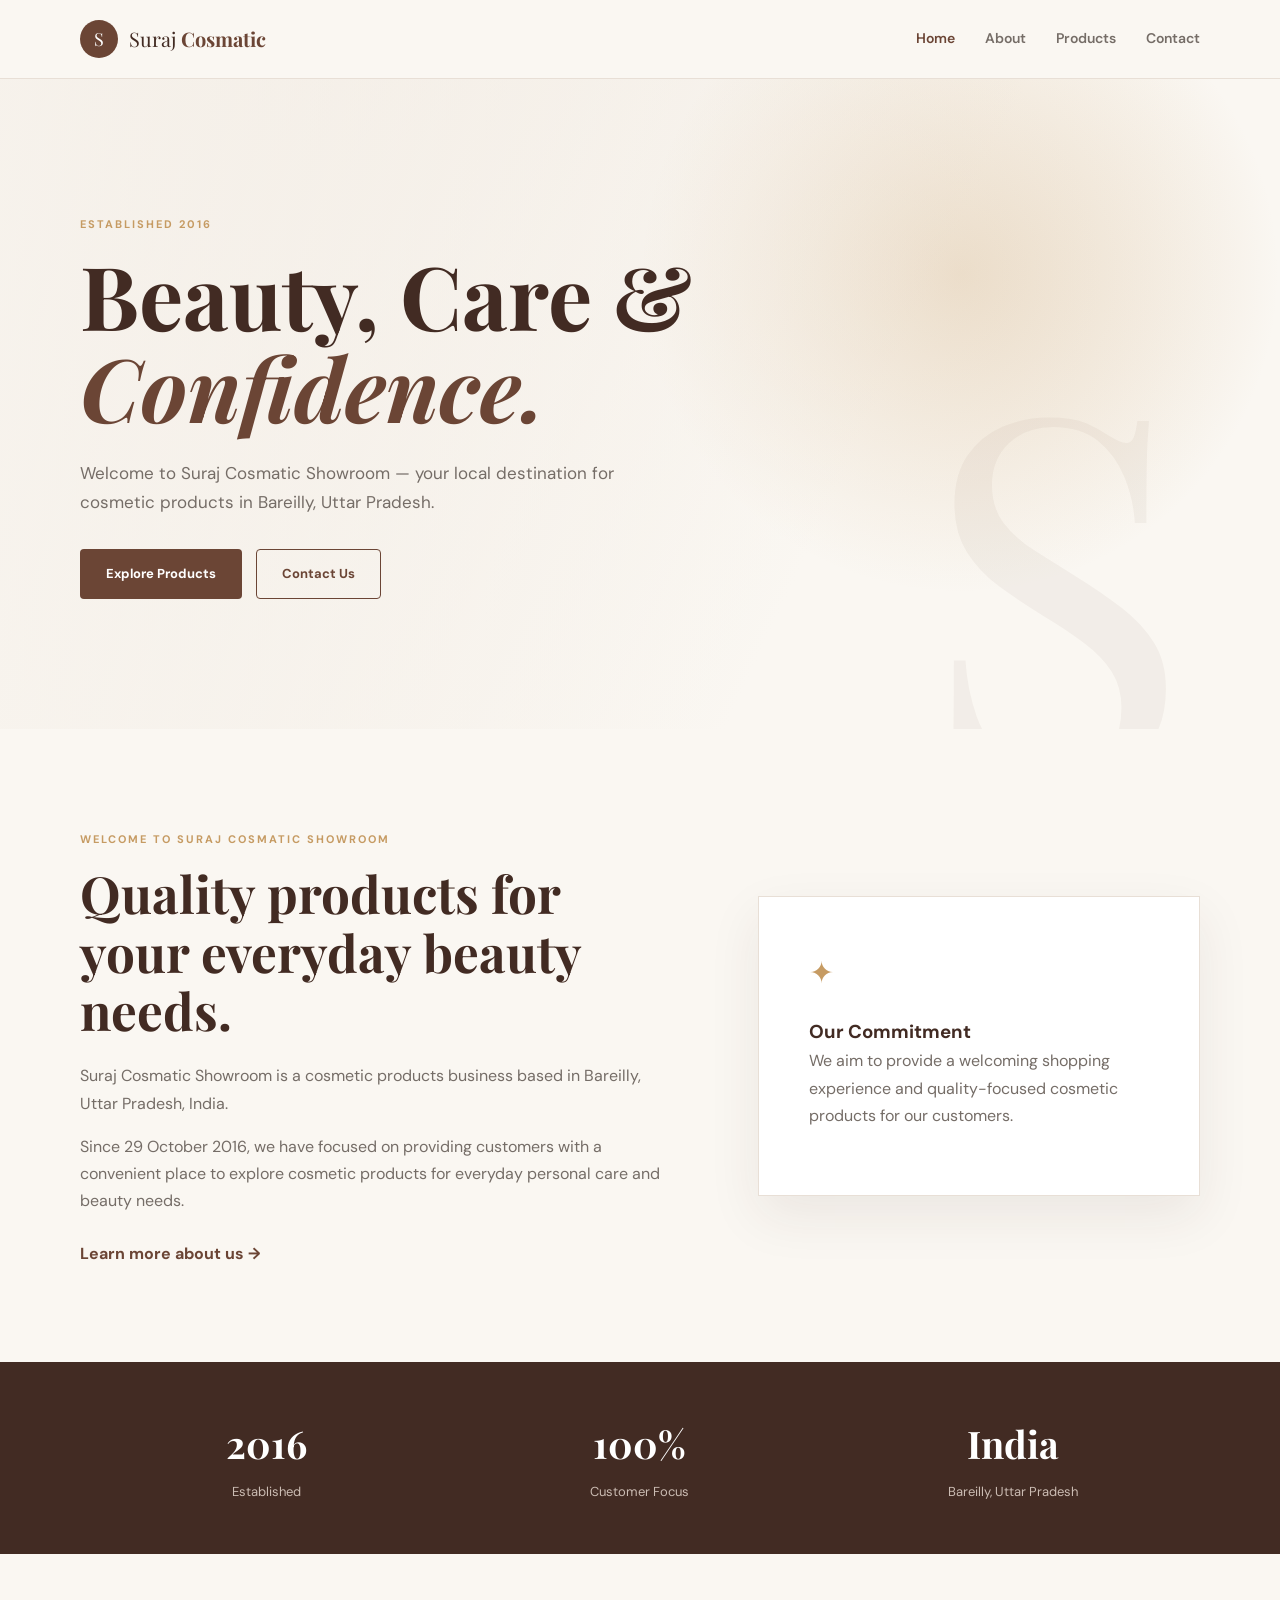
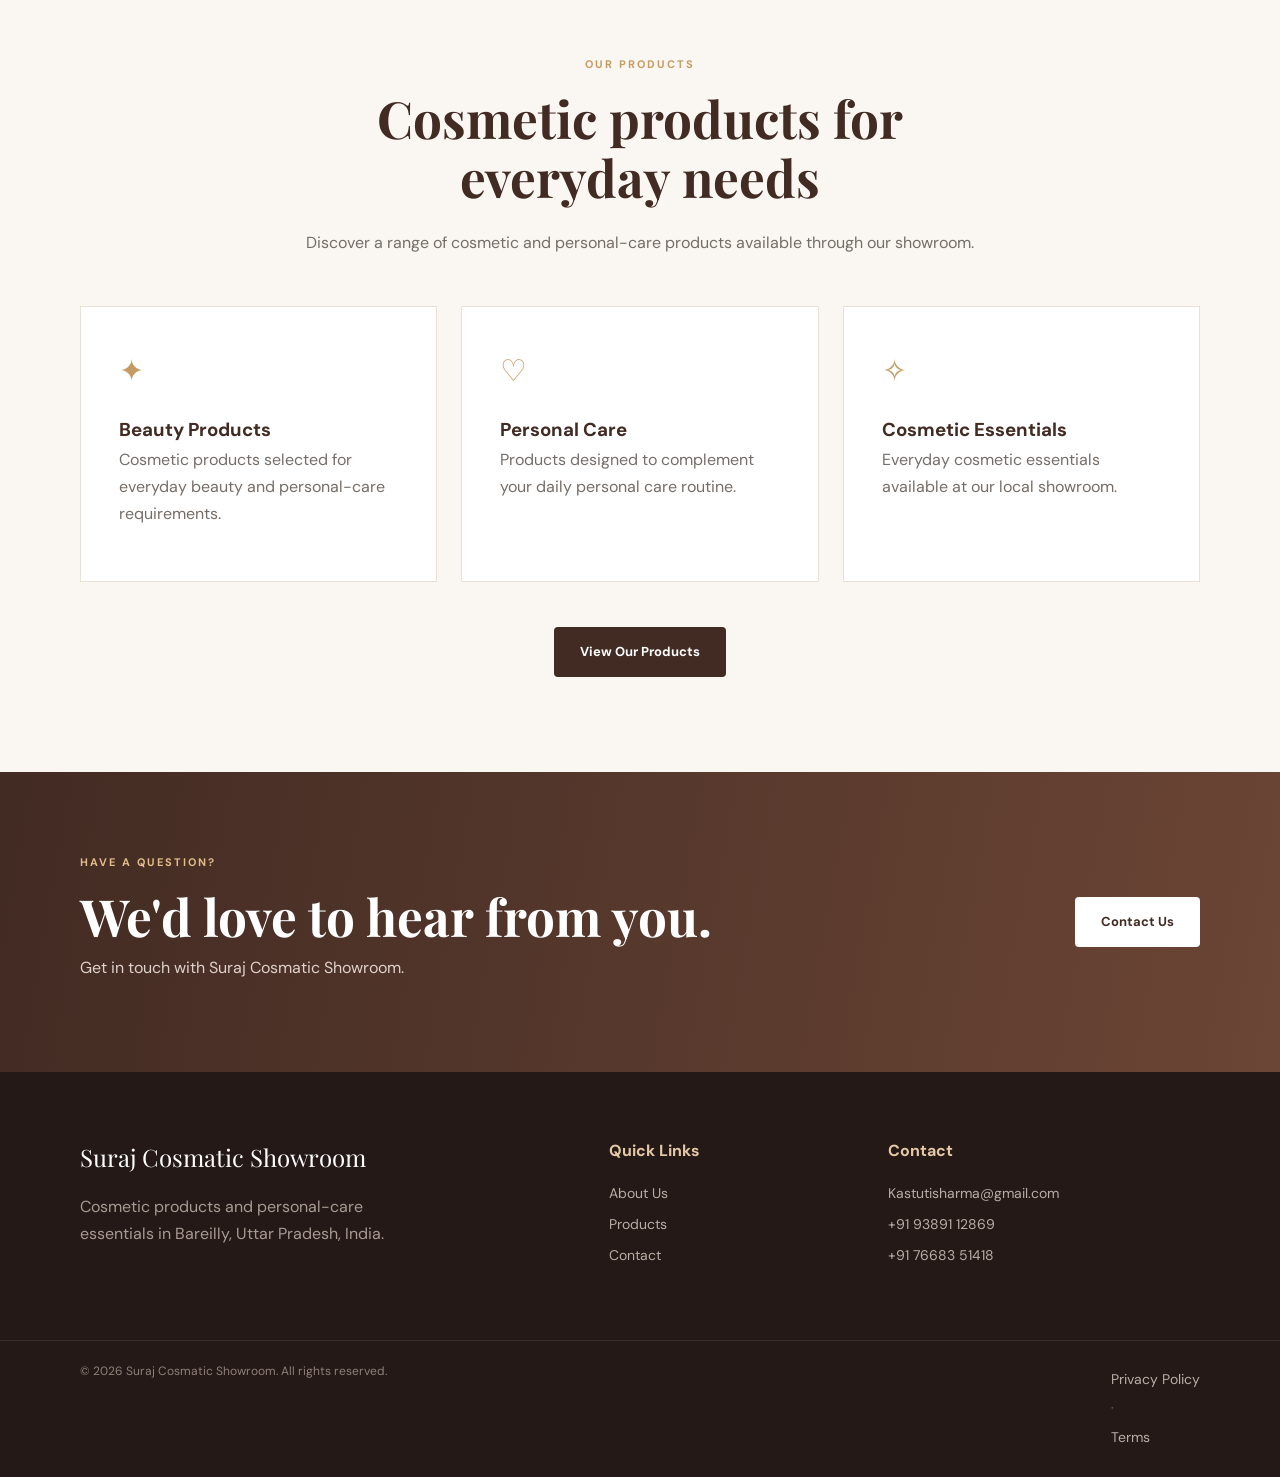
<file: index.html>
<!DOCTYPE html>
<html lang="en">
<head>
  <meta charset="UTF-8">
  <meta name="viewport" content="width=device-width, initial-scale=1.0">

  <title>Suraj Cosmatic Showroom | Cosmetic Products</title>
  <meta name="description" content="Suraj Cosmatic Showroom - Quality cosmetic products in Bareilly, Uttar Pradesh, India.">
  <meta name="robots" content="index, follow">
  <link rel="canonical" href="https://surajcostmaticshowroom.shop/">

  <link rel="stylesheet" href="style.css">
</head>

<body>

<header class="navbar">
  <div class="container nav-inner">
    <a href="index.html" class="logo">
      <span class="logo-mark">S</span>
      <span>Suraj <strong>Cosmatic</strong></span>
    </a>

    <button class="menu-btn" onclick="toggleMenu()">☰</button>

    <nav id="navMenu">
      <a href="index.html" class="active">Home</a>
      <a href="about.html">About</a>
      <a href="services.html">Products</a>
      <a href="contact.html">Contact</a>
    </nav>
  </div>
</header>

<main>

<section class="hero">
  <div class="hero-overlay"></div>

  <div class="container hero-content">
    <div class="hero-badge">ESTABLISHED 2016</div>

    <h1>Beauty, Care &amp;<br><span>Confidence.</span></h1>

    <p>
      Welcome to Suraj Cosmatic Showroom — your local destination
      for cosmetic products in Bareilly, Uttar Pradesh.
    </p>

    <div class="hero-buttons">
      <a href="services.html" class="btn btn-primary">Explore Products</a>
      <a href="contact.html" class="btn btn-outline">Contact Us</a>
    </div>
  </div>
</section>


<section class="intro section">
  <div class="container two-column">

    <div>
      <span class="eyebrow">WELCOME TO SURAJ COSMATIC SHOWROOM</span>

      <h2>Quality products for your everyday beauty needs.</h2>

      <p>
        Suraj Cosmatic Showroom is a cosmetic products business
        based in Bareilly, Uttar Pradesh, India.
      </p>

      <p>
        Since 29 October 2016, we have focused on providing
        customers with a convenient place to explore cosmetic
        products for everyday personal care and beauty needs.
      </p>

      <a href="about.html" class="text-link">Learn more about us →</a>
    </div>

    <div class="feature-card">
      <div class="feature-icon">✦</div>
      <h3>Our Commitment</h3>
      <p>
        We aim to provide a welcoming shopping experience and
        quality-focused cosmetic products for our customers.
      </p>
    </div>

  </div>
</section>


<section class="stats">
  <div class="container stats-grid">

    <div>
      <strong>2016</strong>
      <span>Established</span>
    </div>

    <div>
      <strong>100%</strong>
      <span>Customer Focus</span>
    </div>

    <div>
      <strong>India</strong>
      <span>Bareilly, Uttar Pradesh</span>
    </div>

  </div>
</section>


<section class="products-preview section">
  <div class="container">

    <div class="section-heading">
      <span class="eyebrow">OUR PRODUCTS</span>
      <h2>Cosmetic products for everyday needs</h2>
      <p>
        Discover a range of cosmetic and personal-care products
        available through our showroom.
      </p>
    </div>

    <div class="cards">

      <article class="product-card">
        <div class="card-icon">✦</div>
        <h3>Beauty Products</h3>
        <p>
          Cosmetic products selected for everyday beauty and
          personal-care requirements.
        </p>
      </article>

      <article class="product-card">
        <div class="card-icon">♡</div>
        <h3>Personal Care</h3>
        <p>
          Products designed to complement your daily personal
          care routine.
        </p>
      </article>

      <article class="product-card">
        <div class="card-icon">✧</div>
        <h3>Cosmetic Essentials</h3>
        <p>
          Everyday cosmetic essentials available at our local
          showroom.
        </p>
      </article>

    </div>

    <div class="center">
      <a href="services.html" class="btn btn-dark">View Our Products</a>
    </div>

  </div>
</section>


<section class="cta">
  <div class="container cta-inner">
    <div>
      <span class="eyebrow light">HAVE A QUESTION?</span>
      <h2>We'd love to hear from you.</h2>
      <p>Get in touch with Suraj Cosmatic Showroom.</p>
    </div>

    <a href="contact.html" class="btn btn-white">Contact Us</a>
  </div>
</section>

</main>


<footer>
  <div class="container footer-grid">

    <div>
      <div class="footer-logo">Suraj Cosmatic Showroom</div>
      <p>
        Cosmetic products and personal-care essentials
        in Bareilly, Uttar Pradesh, India.
      </p>
    </div>

    <div>
      <h4>Quick Links</h4>
      <a href="about.html">About Us</a>
      <a href="services.html">Products</a>
      <a href="contact.html">Contact</a>
    </div>

    <div>
      <h4>Contact</h4>
      <a href="mailto:Kastutisharma@gmail.com">Kastutisharma@gmail.com</a>
      <a href="tel:+919389112869">+91 93891 12869</a>
      <a href="tel:+917668351418">+91 76683 51418</a>
    </div>

  </div>

  <div class="footer-bottom">
    <div class="container">
      <span>© <span id="year"></span> Suraj Cosmatic Showroom. All rights reserved.</span>
      <span>
        <a href="privacy-policy.html">Privacy Policy</a> ·
        <a href="terms.html">Terms</a>
      </span>
    </div>
  </div>
</footer>

<script src="script.js"></script>
</body>
</html>
</file>
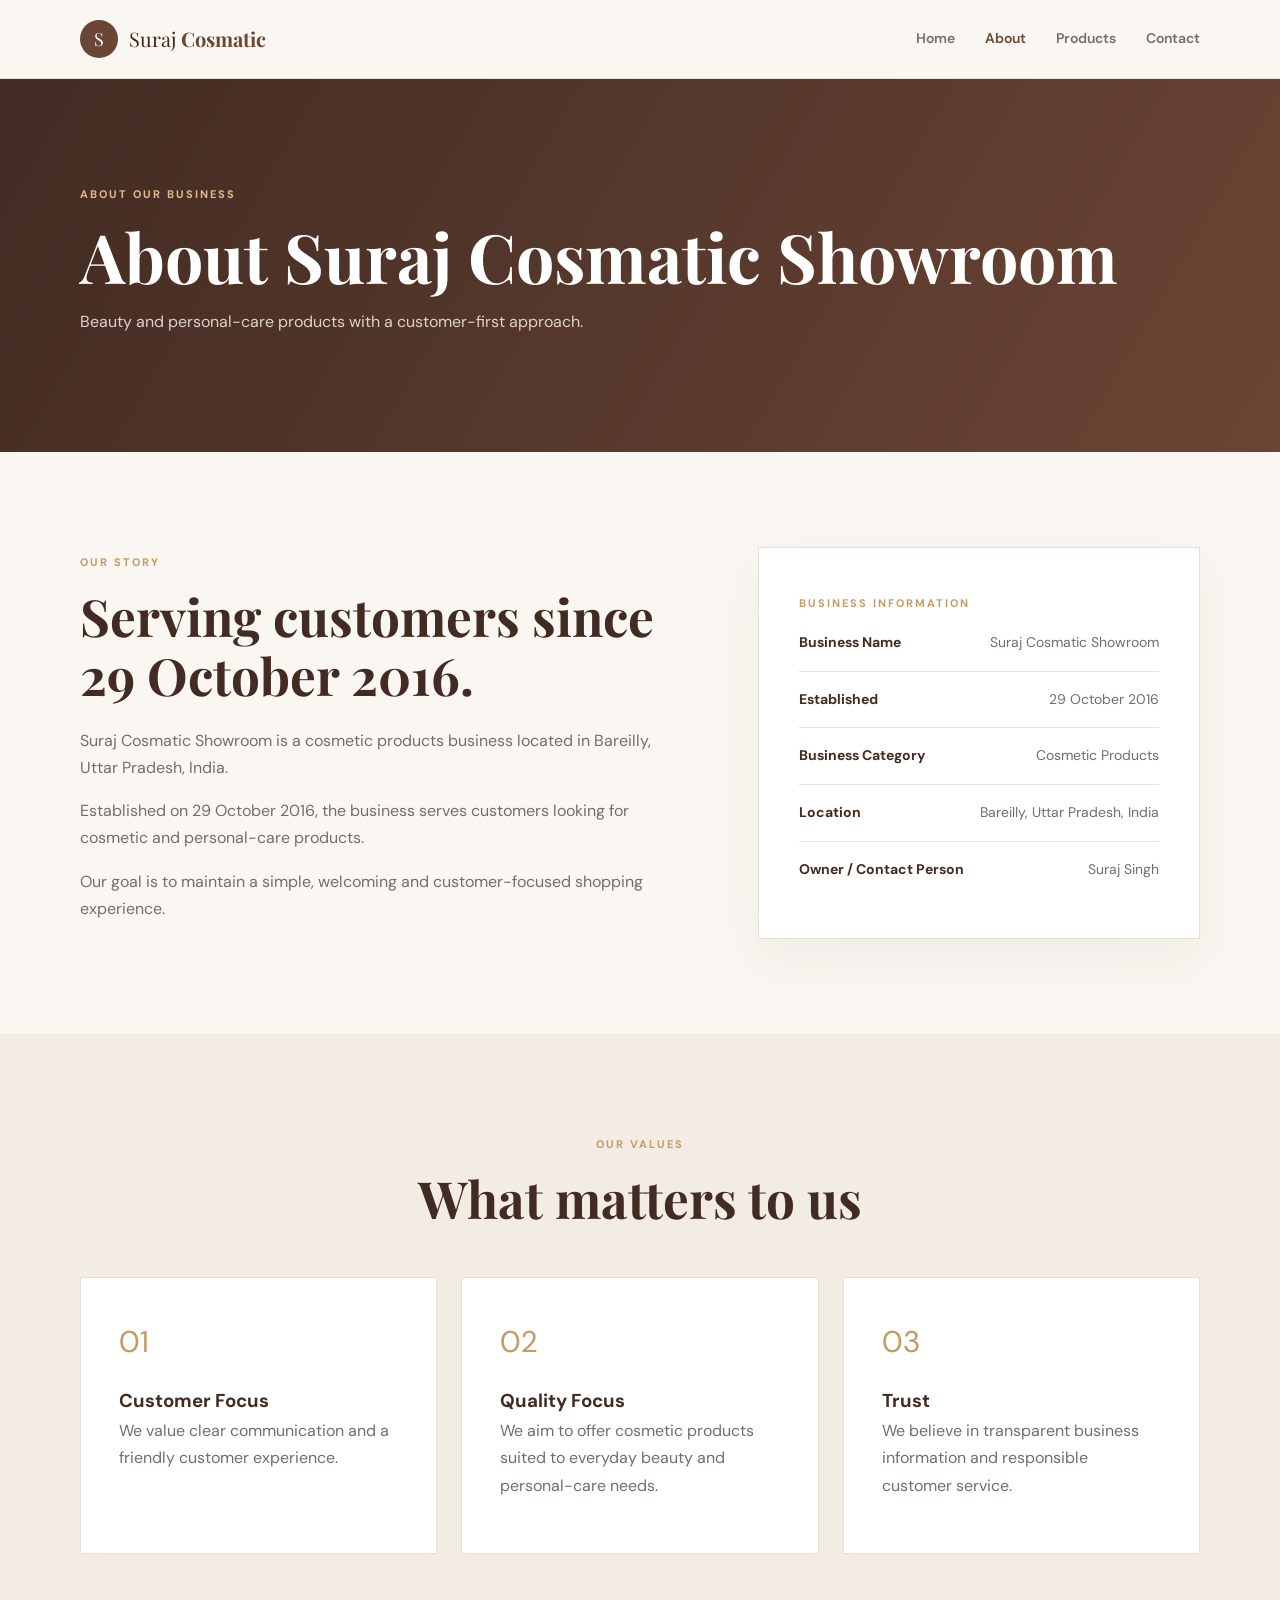
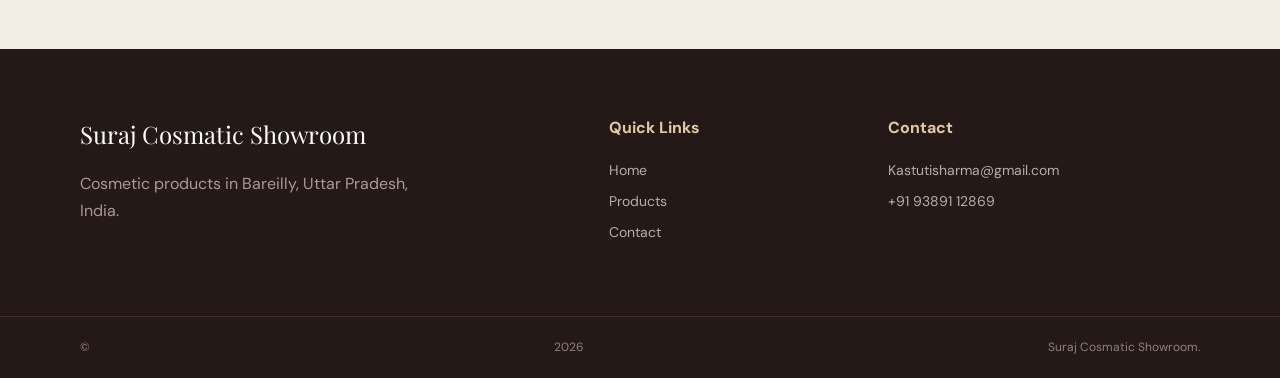
<file: about.html>
<!DOCTYPE html>
<html lang="en">
<head>
  <meta charset="UTF-8">
  <meta name="viewport" content="width=device-width, initial-scale=1.0">

  <title>About Us | Suraj Cosmatic Showroom</title>
  <meta name="description" content="Learn about Suraj Cosmatic Showroom, a cosmetic products business established in 2016 in Bareilly, Uttar Pradesh.">

  <link rel="stylesheet" href="style.css">
</head>

<body>

<header class="navbar">
  <div class="container nav-inner">
    <a href="index.html" class="logo">
      <span class="logo-mark">S</span>
      <span>Suraj <strong>Cosmatic</strong></span>
    </a>

    <button class="menu-btn" onclick="toggleMenu()">☰</button>

    <nav id="navMenu">
      <a href="index.html">Home</a>
      <a href="about.html" class="active">About</a>
      <a href="services.html">Products</a>
      <a href="contact.html">Contact</a>
    </nav>
  </div>
</header>

<section class="page-hero">
  <div class="container">
    <span class="eyebrow light">ABOUT OUR BUSINESS</span>
    <h1>About Suraj Cosmatic Showroom</h1>
    <p>Beauty and personal-care products with a customer-first approach.</p>
  </div>
</section>


<section class="section">
  <div class="container two-column">

    <div>
      <span class="eyebrow">OUR STORY</span>
      <h2>Serving customers since 29 October 2016.</h2>

      <p>
        Suraj Cosmatic Showroom is a cosmetic products business
        located in Bareilly, Uttar Pradesh, India.
      </p>

      <p>
        Established on 29 October 2016, the business serves
        customers looking for cosmetic and personal-care products.
      </p>

      <p>
        Our goal is to maintain a simple, welcoming and
        customer-focused shopping experience.
      </p>
    </div>

    <div class="about-box">
      <span>BUSINESS INFORMATION</span>

      <div class="info-row">
        <b>Business Name</b>
        <span>Suraj Cosmatic Showroom</span>
      </div>

      <div class="info-row">
        <b>Established</b>
        <span>29 October 2016</span>
      </div>

      <div class="info-row">
        <b>Business Category</b>
        <span>Cosmetic Products</span>
      </div>

      <div class="info-row">
        <b>Location</b>
        <span>Bareilly, Uttar Pradesh, India</span>
      </div>

      <div class="info-row">
        <b>Owner / Contact Person</b>
        <span>Suraj Singh</span>
      </div>
    </div>

  </div>
</section>


<section class="values section soft-bg">
  <div class="container">

    <div class="section-heading">
      <span class="eyebrow">OUR VALUES</span>
      <h2>What matters to us</h2>
    </div>

    <div class="cards">

      <div class="product-card">
        <div class="card-icon">01</div>
        <h3>Customer Focus</h3>
        <p>
          We value clear communication and a friendly customer
          experience.
        </p>
      </div>

      <div class="product-card">
        <div class="card-icon">02</div>
        <h3>Quality Focus</h3>
        <p>
          We aim to offer cosmetic products suited to everyday
          beauty and personal-care needs.
        </p>
      </div>

      <div class="product-card">
        <div class="card-icon">03</div>
        <h3>Trust</h3>
        <p>
          We believe in transparent business information and
          responsible customer service.
        </p>
      </div>

    </div>
  </div>
</section>


<footer>
  <div class="container footer-grid">

    <div>
      <div class="footer-logo">Suraj Cosmatic Showroom</div>
      <p>Cosmetic products in Bareilly, Uttar Pradesh, India.</p>
    </div>

    <div>
      <h4>Quick Links</h4>
      <a href="index.html">Home</a>
      <a href="services.html">Products</a>
      <a href="contact.html">Contact</a>
    </div>

    <div>
      <h4>Contact</h4>
      <a href="mailto:Kastutisharma@gmail.com">Kastutisharma@gmail.com</a>
      <a href="tel:+919389112869">+91 93891 12869</a>
    </div>

  </div>

  <div class="footer-bottom">
    <div class="container">
      © <span id="year"></span> Suraj Cosmatic Showroom.
    </div>
  </div>
</footer>

<script src="script.js"></script>
</body>
</html>
</file>
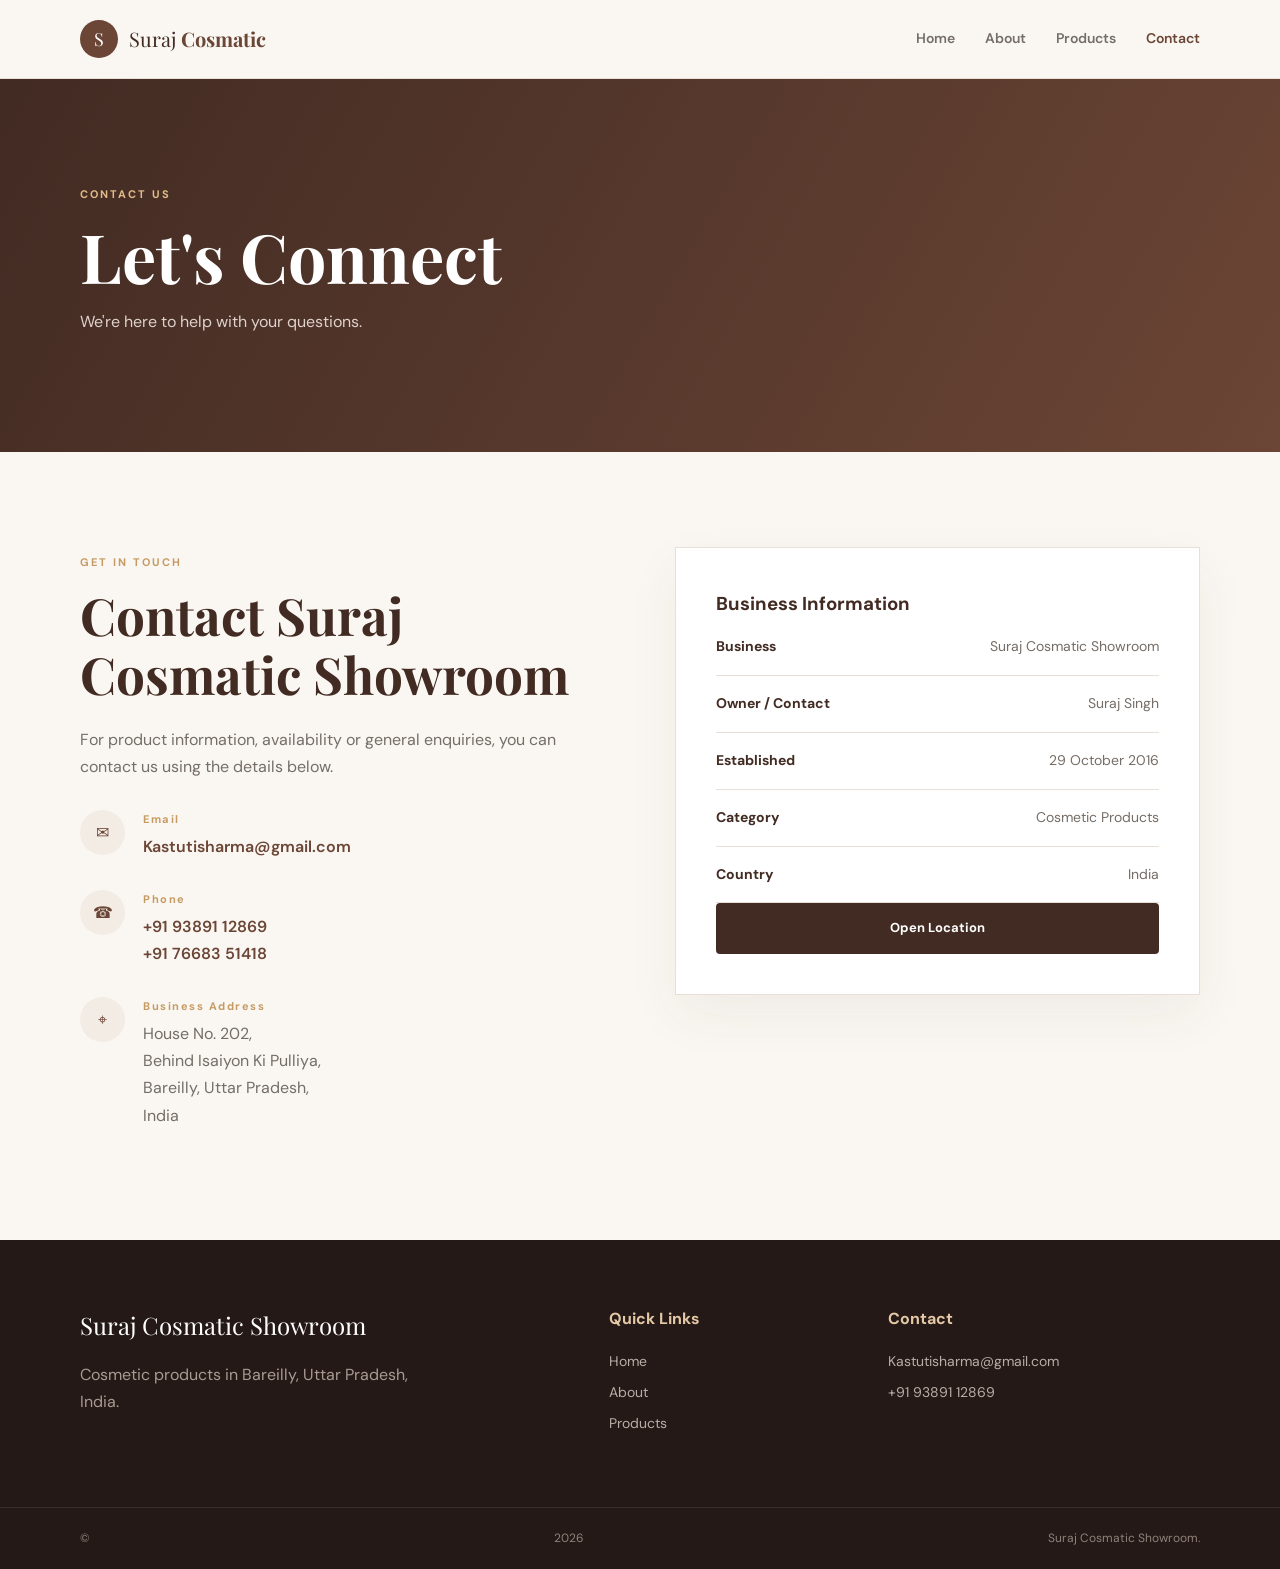
<file: contact.html>
<!DOCTYPE html>
<html lang="en">
<head>
  <meta charset="UTF-8">
  <meta name="viewport" content="width=device-width, initial-scale=1.0">

  <title>Contact Us | Suraj Cosmatic Showroom</title>
  <meta name="description" content="Contact Suraj Cosmatic Showroom in Bareilly, Uttar Pradesh.">

  <link rel="stylesheet" href="style.css">
</head>

<body>

<header class="navbar">
  <div class="container nav-inner">

    <a href="index.html" class="logo">
      <span class="logo-mark">S</span>
      <span>Suraj <strong>Cosmatic</strong></span>
    </a>

    <button class="menu-btn" onclick="toggleMenu()">☰</button>

    <nav id="navMenu">
      <a href="index.html">Home</a>
      <a href="about.html">About</a>
      <a href="services.html">Products</a>
      <a href="contact.html" class="active">Contact</a>
    </nav>

  </div>
</header>


<section class="page-hero">
  <div class="container">
    <span class="eyebrow light">CONTACT US</span>
    <h1>Let's Connect</h1>
    <p>We're here to help with your questions.</p>
  </div>
</section>


<section class="section">
  <div class="container contact-grid">

    <div>

      <span class="eyebrow">GET IN TOUCH</span>
      <h2>Contact Suraj Cosmatic Showroom</h2>

      <p>
        For product information, availability or general enquiries,
        you can contact us using the details below.
      </p>


      <div class="contact-item">
        <div class="contact-icon">✉</div>
        <div>
          <span>Email</span>
          <a href="mailto:Kastutisharma@gmail.com">
            Kastutisharma@gmail.com
          </a>
        </div>
      </div>


      <div class="contact-item">
        <div class="contact-icon">☎</div>
        <div>
          <span>Phone</span>
          <a href="tel:+919389112869">+91 93891 12869</a>
          <a href="tel:+917668351418">+91 76683 51418</a>
        </div>
      </div>


      <div class="contact-item">
        <div class="contact-icon">⌖</div>
        <div>
          <span>Business Address</span>
          <p>
            House No. 202,<br>
            Behind Isaiyon Ki Pulliya,<br>
            Bareilly, Uttar Pradesh,<br>
            India
          </p>
        </div>
      </div>

    </div>


    <div class="contact-card">

      <h3>Business Information</h3>

      <div class="info-row">
        <b>Business</b>
        <span>Suraj Cosmatic Showroom</span>
      </div>

      <div class="info-row">
        <b>Owner / Contact</b>
        <span>Suraj Singh</span>
      </div>

      <div class="info-row">
        <b>Established</b>
        <span>29 October 2016</span>
      </div>

      <div class="info-row">
        <b>Category</b>
        <span>Cosmetic Products</span>
      </div>

      <div class="info-row">
        <b>Country</b>
        <span>India</span>
      </div>

      <a
        class="btn btn-dark full"
        href="https://www.google.com/maps/search/?api=1&query=House+No+202+Bareilly+Uttar+Pradesh+India"
        target="_blank"
        rel="noopener">
        Open Location
      </a>

    </div>

  </div>
</section>


<footer>
  <div class="container footer-grid">

    <div>
      <div class="footer-logo">Suraj Cosmatic Showroom</div>
      <p>Cosmetic products in Bareilly, Uttar Pradesh, India.</p>
    </div>

    <div>
      <h4>Quick Links</h4>
      <a href="index.html">Home</a>
      <a href="about.html">About</a>
      <a href="services.html">Products</a>
    </div>

    <div>
      <h4>Contact</h4>
      <a href="mailto:Kastutisharma@gmail.com">Kastutisharma@gmail.com</a>
      <a href="tel:+919389112869">+91 93891 12869</a>
    </div>

  </div>

  <div class="footer-bottom">
    <div class="container">
      © <span id="year"></span> Suraj Cosmatic Showroom.
    </div>
  </div>
</footer>

<script src="script.js"></script>
</body>
</html>
</file>
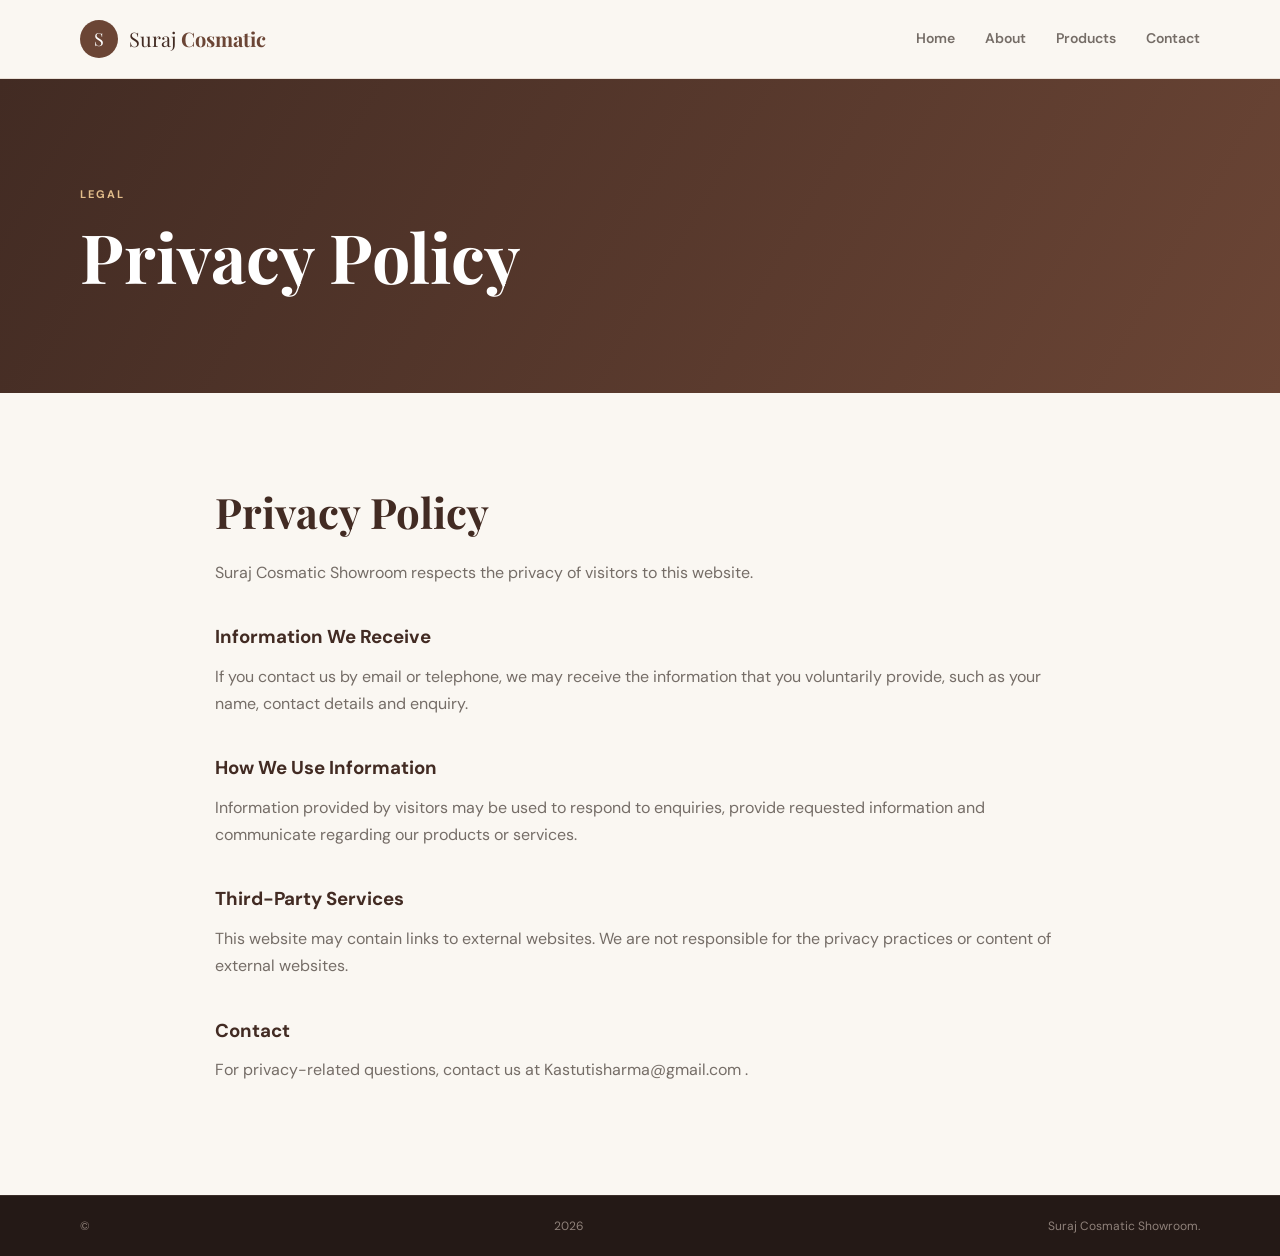
<file: privacy-policy.html>
<!DOCTYPE html>
<html lang="en">
<head>
  <meta charset="UTF-8">
  <meta name="viewport" content="width=device-width, initial-scale=1.0">

  <title>Privacy Policy | Suraj Cosmatic Showroom</title>

  <link rel="stylesheet" href="style.css">
</head>

<body>

<header class="navbar">
  <div class="container nav-inner">

    <a href="index.html" class="logo">
      <span class="logo-mark">S</span>
      <span>Suraj <strong>Cosmatic</strong></span>
    </a>

    <nav>
      <a href="index.html">Home</a>
      <a href="about.html">About</a>
      <a href="services.html">Products</a>
      <a href="contact.html">Contact</a>
    </nav>

  </div>
</header>


<section class="page-hero">
  <div class="container">
    <span class="eyebrow light">LEGAL</span>
    <h1>Privacy Policy</h1>
  </div>
</section>


<section class="section legal">
  <div class="container">

    <h2>Privacy Policy</h2>

    <p>
      Suraj Cosmatic Showroom respects the privacy of visitors
      to this website.
    </p>

    <h3>Information We Receive</h3>

    <p>
      If you contact us by email or telephone, we may receive
      the information that you voluntarily provide, such as your
      name, contact details and enquiry.
    </p>

    <h3>How We Use Information</h3>

    <p>
      Information provided by visitors may be used to respond
      to enquiries, provide requested information and communicate
      regarding our products or services.
    </p>

    <h3>Third-Party Services</h3>

    <p>
      This website may contain links to external websites.
      We are not responsible for the privacy practices or content
      of external websites.
    </p>

    <h3>Contact</h3>

    <p>
      For privacy-related questions, contact us at
      <a href="mailto:Kastutisharma@gmail.com">
        Kastutisharma@gmail.com
      </a>.
    </p>

  </div>
</section>


<footer>
  <div class="footer-bottom">
    <div class="container">
      © <span id="year"></span> Suraj Cosmatic Showroom.
    </div>
  </div>
</footer>

<script src="script.js"></script>
</body>
</html>
</file>
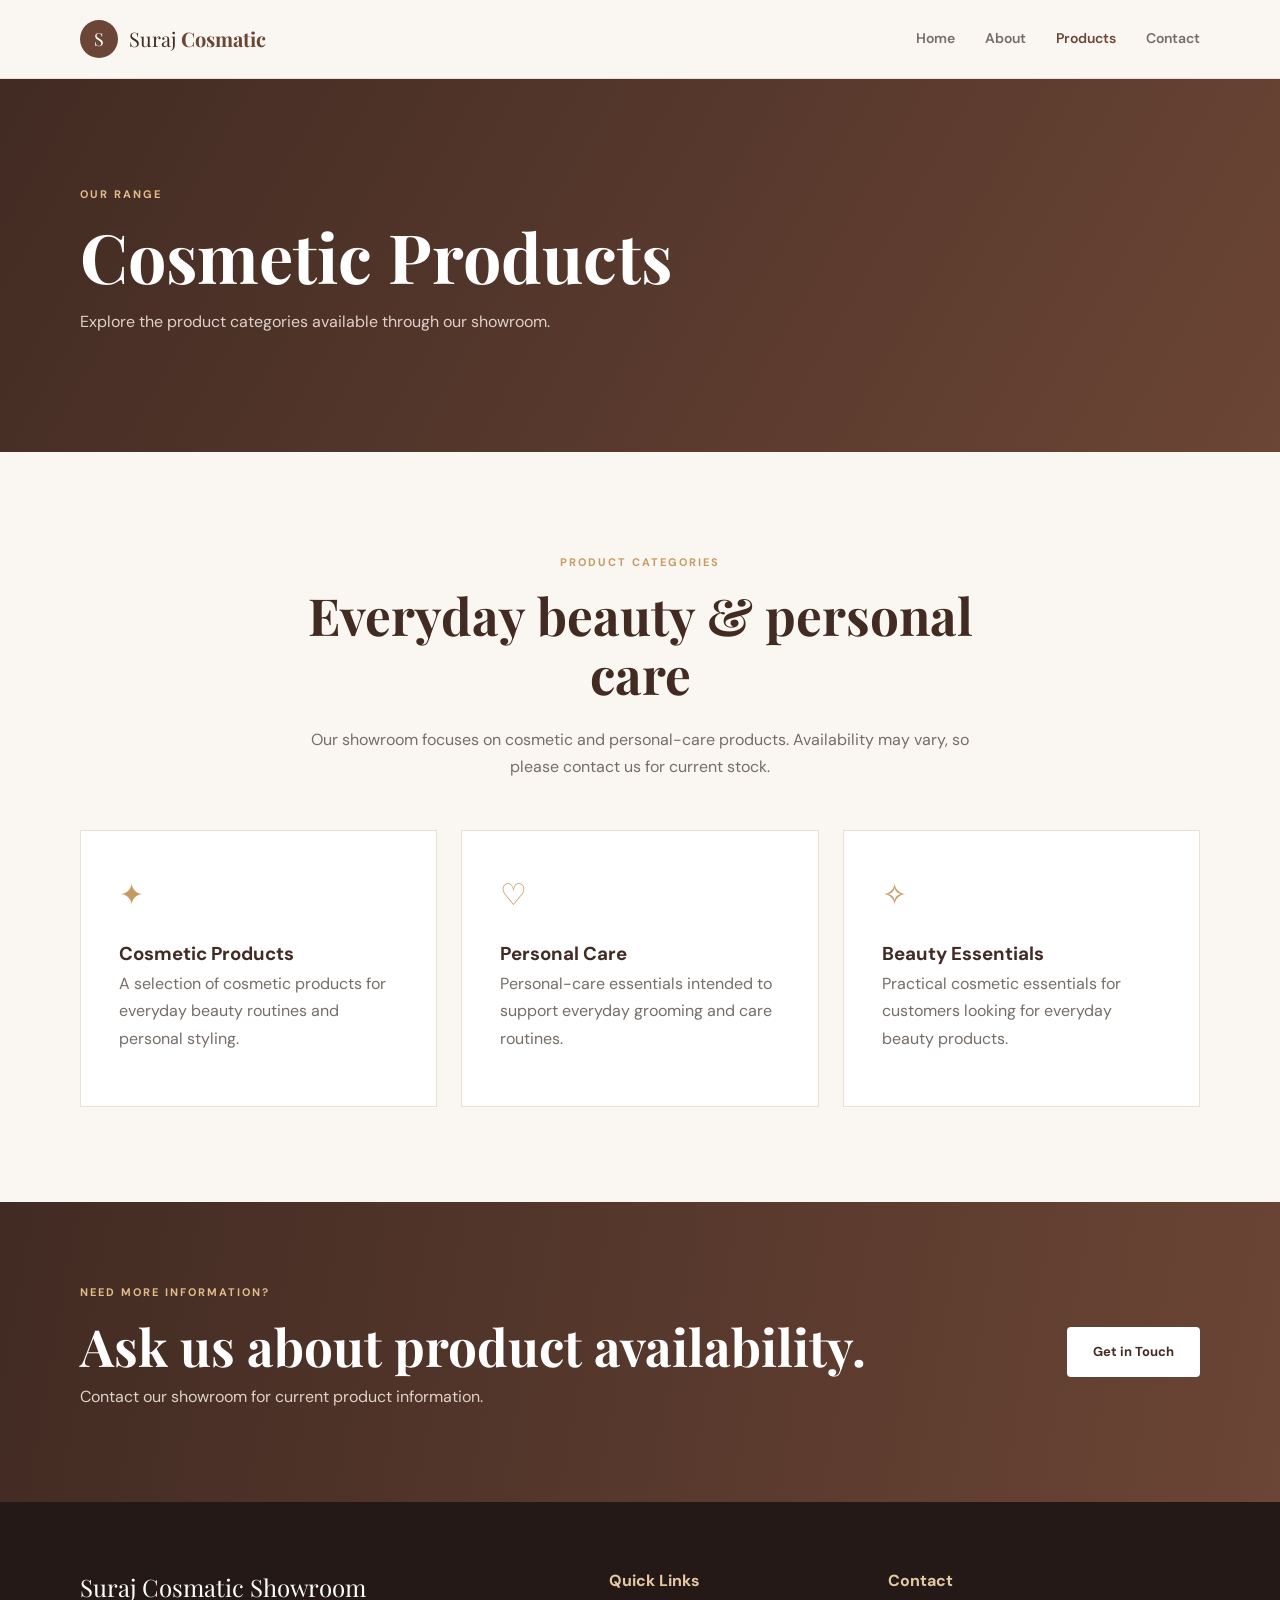
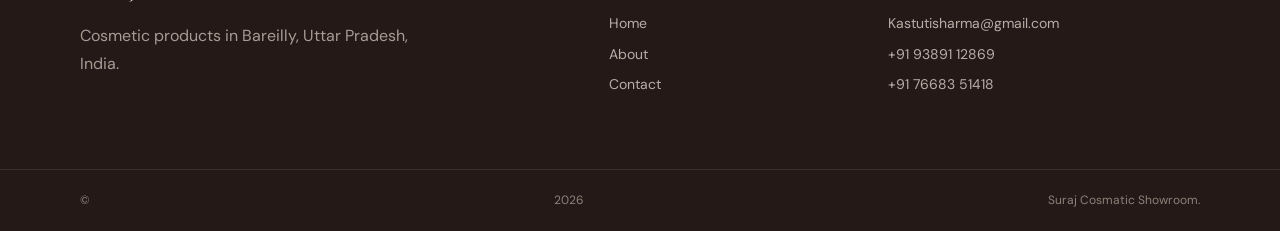
<file: services.html>
<!DOCTYPE html>
<html lang="en">
<head>
  <meta charset="UTF-8">
  <meta name="viewport" content="width=device-width, initial-scale=1.0">

  <title>Products | Suraj Cosmatic Showroom</title>
  <meta name="description" content="Explore cosmetic and personal-care product categories at Suraj Cosmatic Showroom.">

  <link rel="stylesheet" href="style.css">
</head>

<body>

<header class="navbar">
  <div class="container nav-inner">

    <a href="index.html" class="logo">
      <span class="logo-mark">S</span>
      <span>Suraj <strong>Cosmatic</strong></span>
    </a>

    <button class="menu-btn" onclick="toggleMenu()">☰</button>

    <nav id="navMenu">
      <a href="index.html">Home</a>
      <a href="about.html">About</a>
      <a href="services.html" class="active">Products</a>
      <a href="contact.html">Contact</a>
    </nav>

  </div>
</header>


<section class="page-hero">
  <div class="container">
    <span class="eyebrow light">OUR RANGE</span>
    <h1>Cosmetic Products</h1>
    <p>Explore the product categories available through our showroom.</p>
  </div>
</section>


<section class="section">
  <div class="container">

    <div class="section-heading">
      <span class="eyebrow">PRODUCT CATEGORIES</span>
      <h2>Everyday beauty &amp; personal care</h2>
      <p>
        Our showroom focuses on cosmetic and personal-care products.
        Availability may vary, so please contact us for current stock.
      </p>
    </div>


    <div class="cards">

      <article class="product-card large-card">
        <div class="card-icon">✦</div>
        <h3>Cosmetic Products</h3>
        <p>
          A selection of cosmetic products for everyday beauty
          routines and personal styling.
        </p>
      </article>


      <article class="product-card large-card">
        <div class="card-icon">♡</div>
        <h3>Personal Care</h3>
        <p>
          Personal-care essentials intended to support everyday
          grooming and care routines.
        </p>
      </article>


      <article class="product-card large-card">
        <div class="card-icon">✧</div>
        <h3>Beauty Essentials</h3>
        <p>
          Practical cosmetic essentials for customers looking
          for everyday beauty products.
        </p>
      </article>

    </div>

  </div>
</section>


<section class="cta">
  <div class="container cta-inner">
    <div>
      <span class="eyebrow light">NEED MORE INFORMATION?</span>
      <h2>Ask us about product availability.</h2>
      <p>Contact our showroom for current product information.</p>
    </div>

    <a href="contact.html" class="btn btn-white">Get in Touch</a>
  </div>
</section>


<footer>
  <div class="container footer-grid">

    <div>
      <div class="footer-logo">Suraj Cosmatic Showroom</div>
      <p>Cosmetic products in Bareilly, Uttar Pradesh, India.</p>
    </div>

    <div>
      <h4>Quick Links</h4>
      <a href="index.html">Home</a>
      <a href="about.html">About</a>
      <a href="contact.html">Contact</a>
    </div>

    <div>
      <h4>Contact</h4>
      <a href="mailto:Kastutisharma@gmail.com">Kastutisharma@gmail.com</a>
      <a href="tel:+919389112869">+91 93891 12869</a>
      <a href="tel:+917668351418">+91 76683 51418</a>
    </div>

  </div>

  <div class="footer-bottom">
    <div class="container">
      © <span id="year"></span> Suraj Cosmatic Showroom.
    </div>
  </div>
</footer>

<script src="script.js"></script>
</body>
</html>
</file>
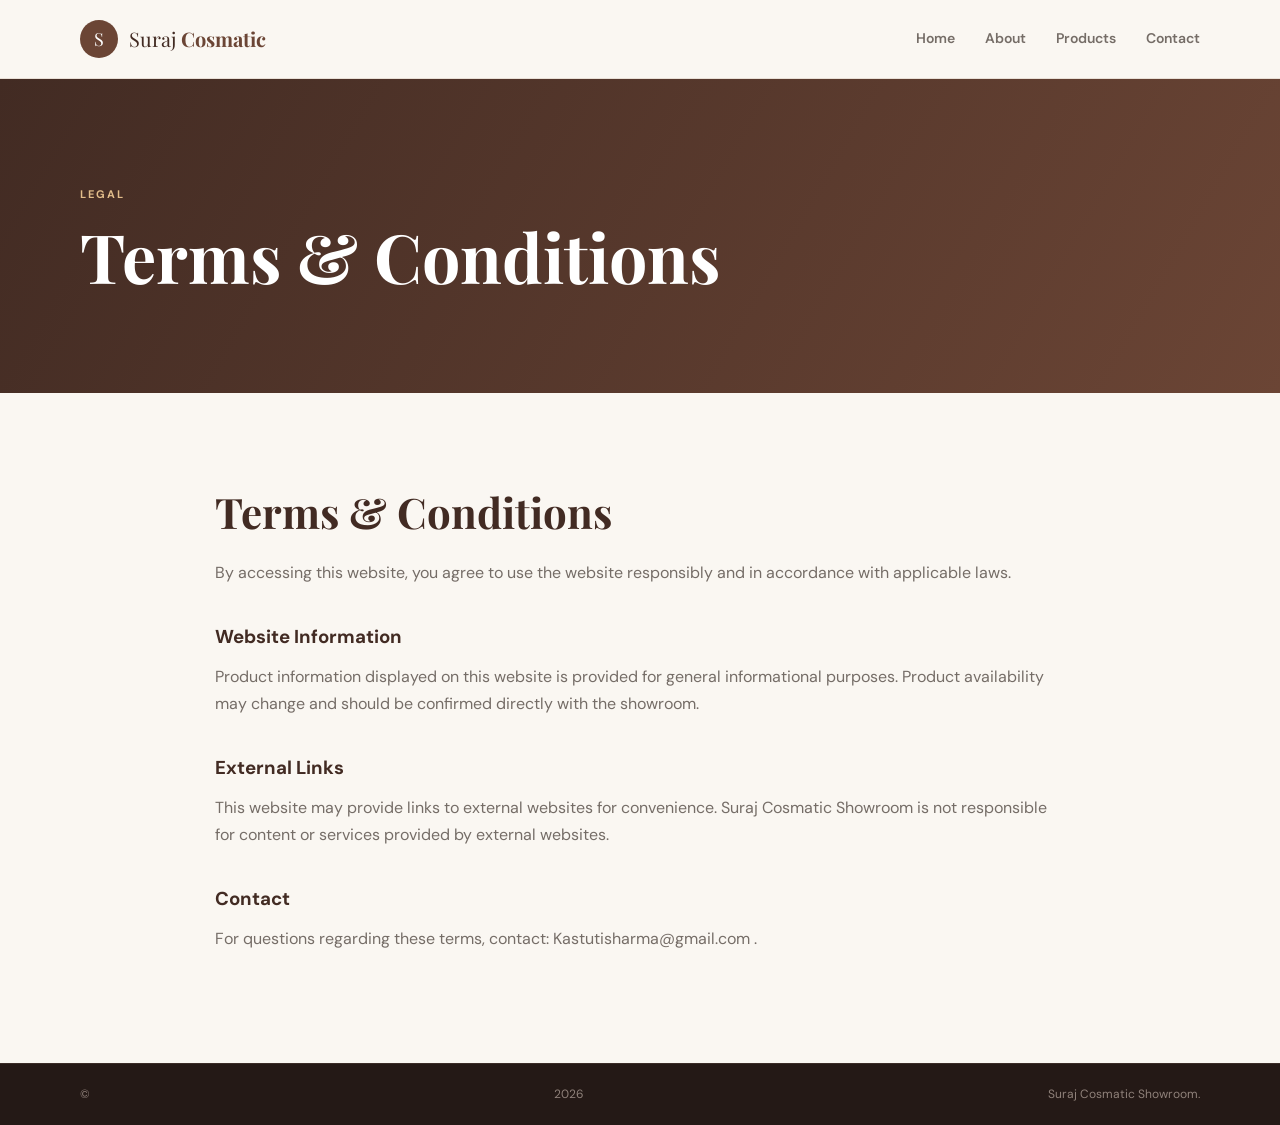
<file: terms.html>
<!DOCTYPE html>
<html lang="en">
<head>
  <meta charset="UTF-8">
  <meta name="viewport" content="width=device-width, initial-scale=1.0">

  <title>Terms &amp; Conditions | Suraj Cosmatic Showroom</title>

  <link rel="stylesheet" href="style.css">
</head>

<body>

<header class="navbar">
  <div class="container nav-inner">

    <a href="index.html" class="logo">
      <span class="logo-mark">S</span>
      <span>Suraj <strong>Cosmatic</strong></span>
    </a>

    <nav>
      <a href="index.html">Home</a>
      <a href="about.html">About</a>
      <a href="services.html">Products</a>
      <a href="contact.html">Contact</a>
    </nav>

  </div>
</header>


<section class="page-hero">
  <div class="container">
    <span class="eyebrow light">LEGAL</span>
    <h1>Terms &amp; Conditions</h1>
  </div>
</section>


<section class="section legal">
  <div class="container">

    <h2>Terms &amp; Conditions</h2>

    <p>
      By accessing this website, you agree to use the website
      responsibly and in accordance with applicable laws.
    </p>

    <h3>Website Information</h3>

    <p>
      Product information displayed on this website is provided
      for general informational purposes. Product availability
      may change and should be confirmed directly with the showroom.
    </p>

    <h3>External Links</h3>

    <p>
      This website may provide links to external websites for
      convenience. Suraj Cosmatic Showroom is not responsible
      for content or services provided by external websites.
    </p>

    <h3>Contact</h3>

    <p>
      For questions regarding these terms, contact:
      <a href="mailto:Kastutisharma@gmail.com">
        Kastutisharma@gmail.com
      </a>.
    </p>

  </div>
</section>


<footer>
  <div class="footer-bottom">
    <div class="container">
      © <span id="year"></span> Suraj Cosmatic Showroom.
    </div>
  </div>
</footer>

<script src="script.js"></script>
</body>
</html>
</file>
<file: style.css>
@import url('https://fonts.googleapis.com/css2?family=DM+Sans:wght@400;500;600;700&family=Playfair+Display:wght@500;600;700&display=swap');

:root {
  --cream: #faf7f2;
  --cream-dark: #f2ece4;
  --brown: #6b4535;
  --brown-dark: #422b23;
  --gold: #c69b63;
  --text: #29231f;
  --muted: #756d67;
  --white: #ffffff;
  --border: #e8dfd6;
}

* {
  margin: 0;
  padding: 0;
  box-sizing: border-box;
}

html {
  scroll-behavior: smooth;
}

body {
  font-family: 'DM Sans', sans-serif;
  color: var(--text);
  background: var(--cream);
  line-height: 1.7;
}

a {
  color: inherit;
  text-decoration: none;
}

.container {
  width: min(1120px, 90%);
  margin: auto;
}


/* NAVBAR */

.navbar {
  background: rgba(250, 247, 242, .97);
  border-bottom: 1px solid var(--border);
  position: sticky;
  top: 0;
  z-index: 1000;
  backdrop-filter: blur(12px);
}

.nav-inner {
  min-height: 78px;
  display: flex;
  align-items: center;
  justify-content: space-between;
}

.logo {
  display: flex;
  align-items: center;
  gap: 11px;
  font-family: 'Playfair Display', serif;
  font-size: 20px;
  color: var(--brown-dark);
}

.logo strong {
  color: var(--brown);
}

.logo-mark {
  width: 38px;
  height: 38px;
  border-radius: 50%;
  display: grid;
  place-items: center;
  background: var(--brown);
  color: white;
  font-size: 18px;
}

nav {
  display: flex;
  gap: 30px;
  align-items: center;
}

nav a {
  font-size: 14px;
  font-weight: 600;
  color: var(--muted);
  transition: .25s;
}

nav a:hover,
nav a.active {
  color: var(--brown);
}

.menu-btn {
  display: none;
  border: 0;
  background: none;
  font-size: 26px;
  cursor: pointer;
}


/* HERO */

.hero {
  min-height: 650px;
  position: relative;
  display: flex;
  align-items: center;
  overflow: hidden;

  background:
    radial-gradient(circle at 75% 30%, rgba(198,155,99,.35), transparent 30%),
    linear-gradient(115deg, #e8ddd1, #faf7f2 65%);
}

.hero::after {
  content: "S";
  position: absolute;
  right: 7%;
  bottom: -90px;
  font-family: 'Playfair Display', serif;
  font-size: 500px;
  line-height: 1;
  color: rgba(107,69,53,.05);
}

.hero-overlay {
  position: absolute;
  inset: 0;
  background: linear-gradient(
    90deg,
    rgba(250,247,242,.8),
    transparent
  );
}

.hero-content {
  position: relative;
  z-index: 2;
  padding: 80px 0;
}

.hero-badge,
.eyebrow {
  display: inline-block;
  letter-spacing: 2px;
  font-size: 11px;
  font-weight: 700;
  color: var(--gold);
  margin-bottom: 15px;
}

.hero h1 {
  font-family: 'Playfair Display', serif;
  font-size: clamp(50px, 7vw, 88px);
  line-height: 1.05;
  color: var(--brown-dark);
  max-width: 760px;
}

.hero h1 span {
  color: var(--brown);
  font-style: italic;
}

.hero p {
  max-width: 570px;
  margin: 25px 0 32px;
  color: var(--muted);
  font-size: 17px;
}

.hero-buttons {
  display: flex;
  gap: 14px;
  flex-wrap: wrap;
}


/* BUTTONS */

.btn {
  display: inline-flex;
  justify-content: center;
  align-items: center;
  padding: 13px 25px;
  border-radius: 4px;
  font-weight: 700;
  font-size: 13px;
  transition: .25s;
  border: 1px solid transparent;
}

.btn-primary {
  background: var(--brown);
  color: white;
}

.btn-primary:hover {
  background: var(--brown-dark);
  transform: translateY(-2px);
}

.btn-outline {
  border-color: var(--brown);
  color: var(--brown);
}

.btn-outline:hover {
  background: var(--brown);
  color: white;
}

.btn-dark {
  background: var(--brown-dark);
  color: white;
}

.btn-white {
  background: white;
  color: var(--brown-dark);
}

.full {
  width: 100%;
}


/* SECTIONS */

.section {
  padding: 95px 0;
}

.soft-bg {
  background: var(--cream-dark);
}

.two-column {
  display: grid;
  grid-template-columns: 1.15fr .85fr;
  gap: 80px;
  align-items: center;
}

h2 {
  font-family: 'Playfair Display', serif;
  font-size: clamp(34px, 4vw, 52px);
  line-height: 1.15;
  color: var(--brown-dark);
  margin-bottom: 22px;
}

h3 {
  color: var(--brown-dark);
}

p {
  color: var(--muted);
  margin-bottom: 16px;
}

.text-link {
  color: var(--brown);
  font-weight: 700;
  display: inline-block;
  margin-top: 10px;
}

.feature-card {
  background: white;
  padding: 50px;
  border: 1px solid var(--border);
  box-shadow: 0 20px 50px rgba(66,43,35,.08);
}

.feature-icon,
.card-icon {
  color: var(--gold);
  font-size: 30px;
  margin-bottom: 18px;
}


/* STATS */

.stats {
  background: var(--brown-dark);
  color: white;
  padding: 50px 0;
}

.stats-grid {
  display: grid;
  grid-template-columns: repeat(3, 1fr);
  text-align: center;
}

.stats strong {
  display: block;
  color: white;
  font-family: 'Playfair Display', serif;
  font-size: 38px;
}

.stats span {
  color: #cbbcb3;
  font-size: 13px;
}


/* CARDS */

.section-heading {
  text-align: center;
  max-width: 700px;
  margin: 0 auto 50px;
}

.cards {
  display: grid;
  grid-template-columns: repeat(3, 1fr);
  gap: 24px;
}

.product-card {
  background: white;
  border: 1px solid var(--border);
  padding: 38px;
  transition: .3s;
}

.product-card:hover {
  transform: translateY(-6px);
  box-shadow: 0 20px 45px rgba(66,43,35,.09);
}

.large-card {
  min-height: 250px;
}

.center {
  text-align: center;
  margin-top: 45px;
}


/* CTA */

.cta {
  background:
    linear-gradient(100deg, var(--brown-dark), var(--brown));
  color: white;
  padding: 75px 0;
}

.cta-inner {
  display: flex;
  justify-content: space-between;
  align-items: center;
  gap: 30px;
}

.cta h2 {
  color: white;
  margin-bottom: 8px;
}

.cta p {
  color: #dfd2cb;
}

.eyebrow.light {
  color: #e2bd8a;
}


/* PAGE HERO */

.page-hero {
  padding: 100px 0;
  background:
    linear-gradient(120deg, var(--brown-dark), var(--brown));
}

.page-hero h1 {
  color: white;
  font-family: 'Playfair Display', serif;
  font-size: clamp(42px, 6vw, 68px);
  line-height: 1.1;
}

.page-hero p {
  color: #dfd2cb;
  margin-top: 15px;
}


/* ABOUT */

.about-box,
.contact-card {
  background: white;
  border: 1px solid var(--border);
  padding: 40px;
  box-shadow: 0 20px 50px rgba(66,43,35,.06);
}

.about-box > span {
  font-size: 11px;
  font-weight: 700;
  letter-spacing: 2px;
  color: var(--gold);
}

.info-row {
  display: flex;
  justify-content: space-between;
  gap: 20px;
  padding: 16px 0;
  border-bottom: 1px solid var(--border);
  font-size: 14px;
}

.info-row:last-child {
  border-bottom: 0;
}

.info-row b {
  color: var(--brown-dark);
}

.info-row span {
  color: var(--muted);
  text-align: right;
}


/* CONTACT */

.contact-grid {
  display: grid;
  grid-template-columns: 1fr 1fr;
  gap: 70px;
  align-items: start;
}

.contact-item {
  display: flex;
  gap: 18px;
  margin-top: 30px;
}

.contact-icon {
  width: 45px;
  height: 45px;
  flex: 0 0 45px;
  display: grid;
  place-items: center;
  background: var(--cream-dark);
  color: var(--brown);
  border-radius: 50%;
}

.contact-item span {
  display: block;
  color: var(--gold);
  font-size: 11px;
  letter-spacing: 1.5px;
  font-weight: 700;
  margin-bottom: 4px;
}

.contact-item a {
  display: block;
  color: var(--brown);
  font-weight: 600;
}


/* LEGAL */

.legal {
  min-height: 550px;
}

.legal .container {
  max-width: 850px;
}

.legal h2 {
  font-size: 42px;
}

.legal h3 {
  margin-top: 35px;
  margin-bottom: 10px;
}


/* FOOTER */

footer {
  background: #241916;
  color: white;
}

.footer-grid {
  padding: 65px 0;
  display: grid;
  grid-template-columns: 1.5fr .7fr 1fr;
  gap: 60px;
}

.footer-logo {
  font-family: 'Playfair Display', serif;
  font-size: 24px;
  margin-bottom: 15px;
}

footer p {
  color: #a99b94;
  max-width: 350px;
}

footer h4 {
  color: #e5c9a7;
  margin-bottom: 18px;
}

footer a {
  display: block;
  color: #b9ada7;
  margin: 7px 0;
  font-size: 14px;
}

footer a:hover {
  color: white;
}

.footer-bottom {
  border-top: 1px solid #3b2d28;
  padding: 20px 0;
  color: #8f817a;
  font-size: 12px;
}

.footer-bottom .container {
  display: flex;
  justify-content: space-between;
  gap: 20px;
}


/* MOBILE */

@media (max-width: 800px) {

  .menu-btn {
    display: block;
  }

  nav {
    display: none;
    position: absolute;
    left: 0;
    right: 0;
    top: 78px;
    background: var(--cream);
    border-bottom: 1px solid var(--border);
    padding: 20px;
    flex-direction: column;
  }

  nav.open {
    display: flex;
  }

  .hero {
    min-height: 620px;
  }

  .two-column,
  .contact-grid {
    grid-template-columns: 1fr;
    gap: 45px;
  }

  .cards {
    grid-template-columns: 1fr;
  }

  .stats-grid {
    grid-template-columns: 1fr;
    gap: 28px;
  }

  .cta-inner {
    flex-direction: column;
    align-items: flex-start;
  }

  .footer-grid {
    grid-template-columns: 1fr;
    gap: 35px;
  }

  .footer-bottom .container {
    flex-direction: column;
  }

  .section {
    padding: 70px 0;
  }

  .info-row {
    flex-direction: column;
    gap: 5px;
  }

  .info-row span {
    text-align: left;
  }

}
</file>
